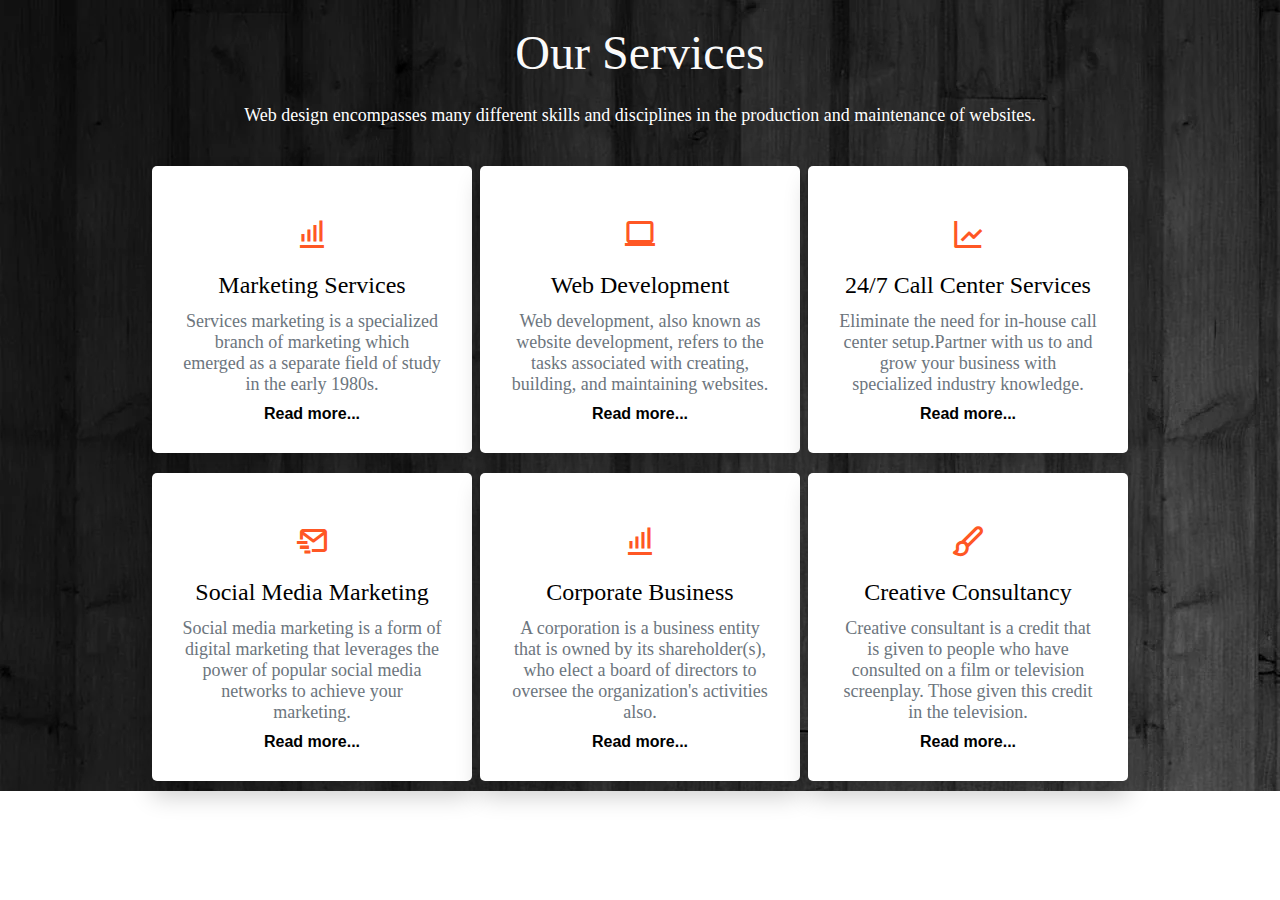
<file: Website/service.html>
<!DOCTYPE html>
<html lang="en">
<head>
    <meta charset="UTF-8">
    <meta http-equiv="X-UA-Compatible" content="IE=edge">
    <meta name="viewport" content="width=device-width, initial-scale=1.0">
    <title>Document</title>
    <link rel="stylesheet" type="text/css" href="service.css">
    <link rel="stylesheet" type="text/css" href="https://unpkg.com/boxicons@2.1.4/css/boxicons.min.css">
</head>
<body>
    <div class="wrapper">
        <h1>Our Services</h1>
        <p>Web design encompasses many different skills and disciplines in the production and maintenance of websites.</p>
        <div class="content-box">
            <div class="card">
                <i class="bx bx-bar-chart-alt bx-md"></i>
                <h2>Marketing Services</h2>
                <p>Services marketing is a specialized branch of marketing which emerged as a separate field of study in the early 1980s.</p>
                <a href="">Read more...</a>
            </div>

            <div class="card">
                <i class="bx bx-laptop bx-md"></i>
                <h2>Web Development</h2>
                <p>Web development, also known as website development, refers to the tasks associated with creating, building, and maintaining websites.</p>
            <a href="html/website.html">Read more...</a>
            </div>

            <div class="card">
                <i class="bx bx-line-chart bx-md"></i>
                <h2>24/7 Call Center Services </h2>
                <p>Eliminate the need for in-house call center setup.Partner with us to and grow your business with specialized industry knowledge.</p>
                <a href="">Read more...</a>
            </div>

            <div class="card">
                <i class="bx bx-mail-send bx-md"></i>
                <h2>Social Media Marketing </h2>
                <p>Social media marketing is a form of digital marketing that leverages the power of popular social media networks to achieve your marketing. </p>
                <a href="">Read more...</a>
            </div>

            <div class="card">
                <i class="bx bx-bar-chart-alt bx-md"></i>
                <h2>Corporate Business </h2>
                <p>A corporation is a business entity that is owned by its shareholder(s), who elect a board of directors to oversee the organization's activities also.</p>
                <a href="">Read more...</a>
            </div>

            <div class="card">
                <i class="bx bx-paint bx-md"></i>
                <h2>Creative Consultancy</h2>
                <p>Creative consultant is a credit that is given to people who have consulted on a film or television screenplay. Those given this credit in the television. </p>
                <a href="">Read more...</a>
            </div>

        </div>
    </div>
    
</body>
</html>
</file>
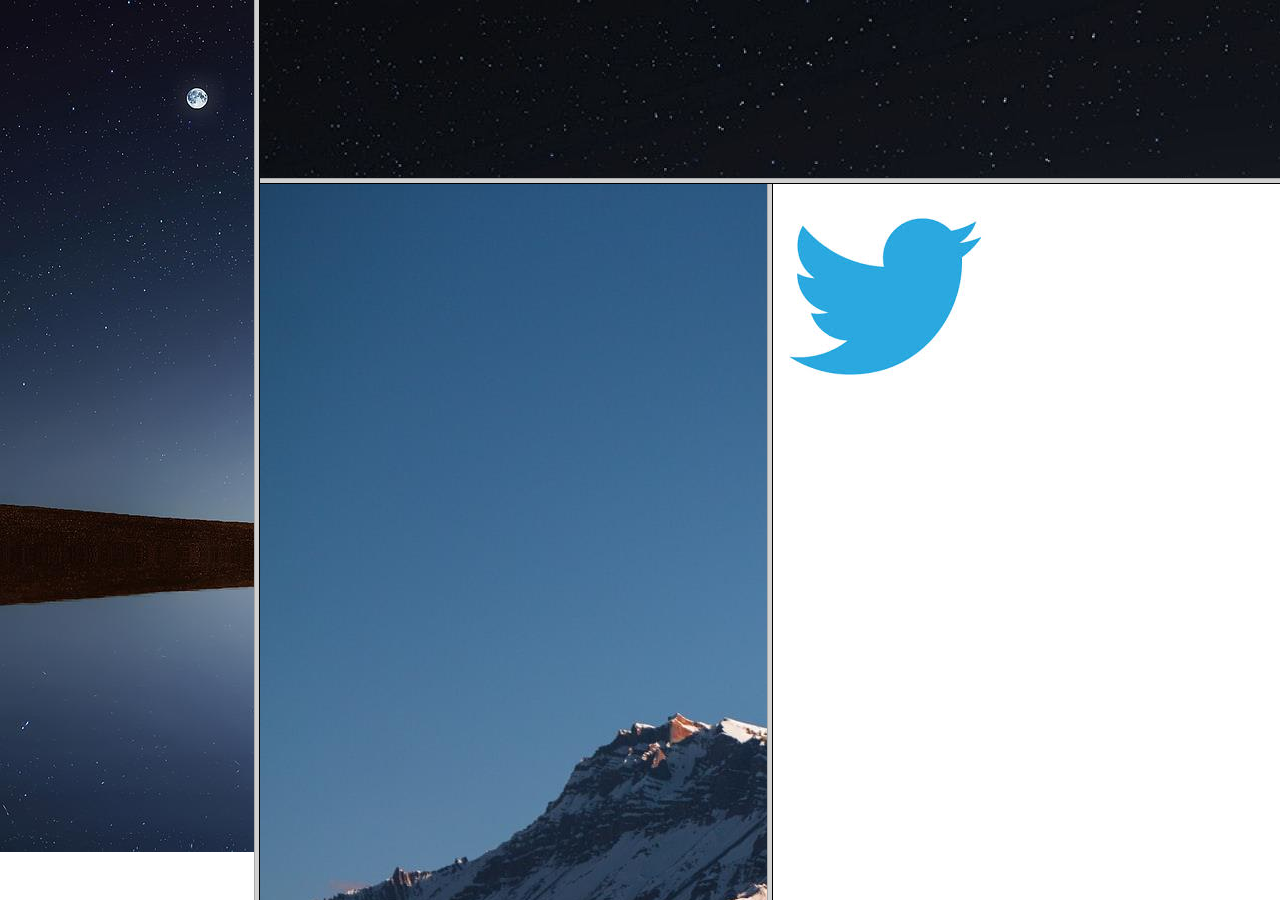
<file: Website/html/frame.html>
<!DOCTYPE html>
<html lang="en">
<head>
    <meta charset="UTF-8">
    <meta http-equiv="X-UA-Compatible" content="IE=edge">
    <meta name="viewport" content="width=device-width, initial-scale=1.0">
    <title>Frame</title>
    </head>
    <frameset cols=" 20%, * ">
    <frame src="1.jpg">
        <frameset rows=" 20%, * ">
            <frame src="2.jpg">
                <frameset cols=" *, * ">
                    <frame src="5.jpg">
                    <frame src="tw.jpg">

   
    </frameset>
</html>
</file>
<file: Website/service.css>
*{
    margin: 0;
    padding: 0;
}
.wrapper{
    font-family: 'raleway';
    display: flex;
    justify-content: center;
    align-items: center;
    flex-direction: column;
    background: #fafafa;
    background-image: url(9.webp);
}
.wrapper h1{
    font-size: 3em;
    margin: 25px 0;
    text-align: center;
    font-weight: 500;
    color: #fafafa;
}
.wrapper p{
    color: #fff;
    font-size: 18px;
}
.content-box{
    display: flex;
    justify-content: center;
    flex-wrap: wrap;
    width: 1000px;
    margin-top: 30px;
}
.card{
    min-height: 220px;
    width: 260px;
    padding: 30px;
    border-radius: 5px;
    display: flex;
    justify-content: center;
    align-items: center;
    flex-direction: column;
    background: #fff;
    margin: 10px 4px;
    box-shadow: 0px 15px 25px rgba(0,0,0,0.2);
    transition: 1s;
}
.card i{
    margin: 20px;
    color: #ff5724;
}
.card h2{
    margin-bottom: 12px ;
    font-weight: 400;
    text-align: center;

}
.card p{
    color: #6c757d;
    text-align: center;
}
.card:hover i,
.card:hover p{
    color: #fff;
}
.card:hover h2{
    font-weight: 600;
    color: #fafafa;
}
.card:nth-child(1):hover{
    background:linear-gradient(45deg,
                             rgba(255,28,8,0.7) 0%,
                             rgba(202, 244, 88, 0.7) 100%),
                             url('m.jpg');
    background-size: cover;

}

.card:nth-child(2):hover{
    background:linear-gradient(45deg,
                             rgba(255,28,8,0.7) 0%,
                             rgba(107, 245, 250, 0.7) 100%),
                             url('w.jpg');
    background-size: cover;

}
.card:nth-child(3):hover{
    background:linear-gradient(45deg,
                             rgba(255,28,8,0.7) 0%,
                             rgba(111, 238, 119, 0.7) 100%),
                             url('c.jpg');
    background-size: cover;

}
.card:nth-child(4):hover{
    background:linear-gradient(45deg,
                             rgba(255,28,8,0.7) 0%,
                             rgba(237, 103, 103, 0.7) 100%),
                             url('social.jpg');
    background-size: cover;

}
.card:nth-child(5):hover{
    background:linear-gradient(45deg,
                             rgba(255,28,8,0.7) 0%,
                             rgba(136, 99, 249, 0.7) 100%),
                             url('corporate.jpg');
    background-size: cover;

}
.card:nth-child(6):hover{
    background:linear-gradient(45deg,
                             rgba(255,28,8,0.7) 0%,
                             rgba(81, 253, 161, 0.7) 100%),
                             url('consu.jpg');
    background-size: cover;

}
.card a{
    font-family: 'Segoe UI', Tahoma, Geneva, Verdana, sans-serif;
    margin-top: 10px;
font-weight: bold;
color:black;
text-decoration: none;
transition: .3s ease;

}
.card a:hover{
    color: white;
}



@media(max-width:991px){
    .wrapper{
        padding: 25px;
    }
    .wrapper h1{
        font-size: 2.5em;
        font-weight: 600;
    }
    .wrapper p{
        text-align: center;
    }
    .content-box{
        flex-direction: column;
        width: 100%;
        margin: auto;
    }
    .card{
        min-width: 300px;
        margin: 10px auto
    }
}
</file>
